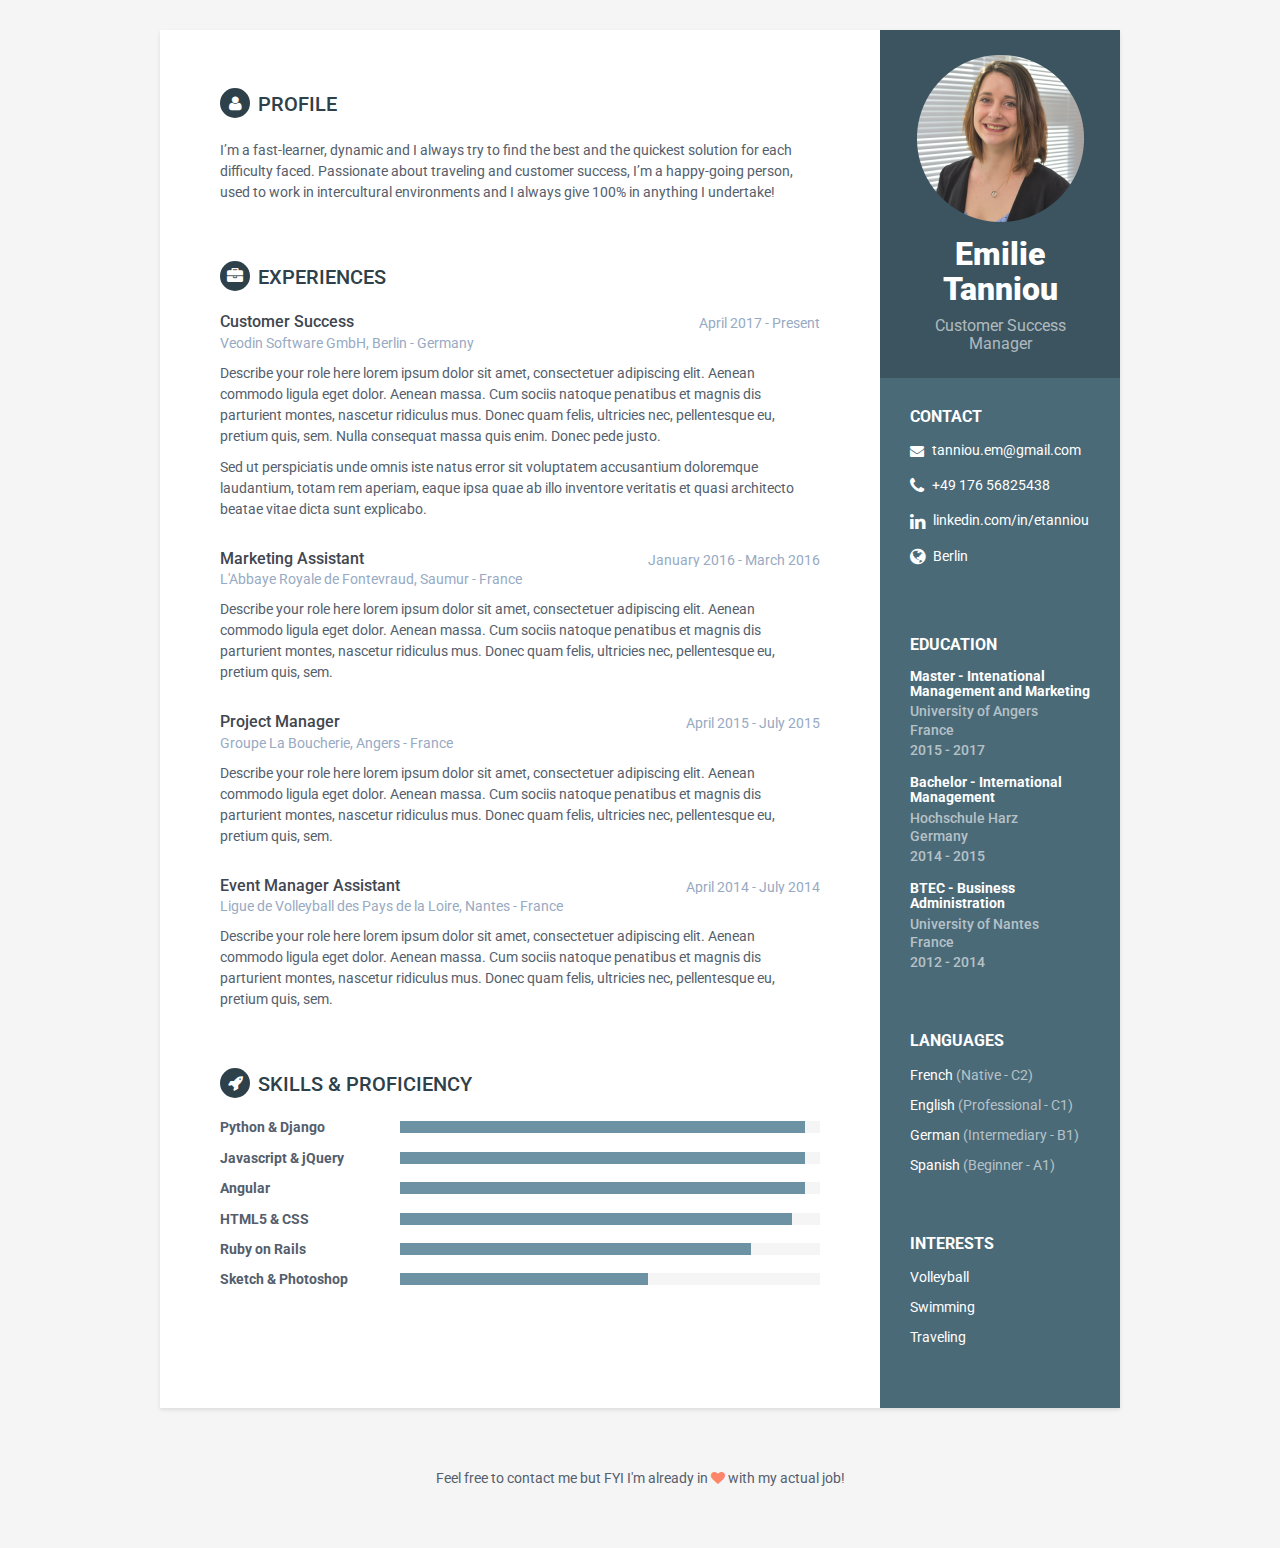
<file: index.html>
<!DOCTYPE html>
<!--[if IE 8]> <html lang="en" class="ie8"> <![endif]-->  
<!--[if IE 9]> <html lang="en" class="ie9"> <![endif]-->  
<!--[if !IE]><!--> <html lang="en"> <!--<![endif]-->  
<head>
    <title>Emilie Tanniou Resume</title>
    <!-- Meta -->
    <meta charset="utf-8">
    <meta http-equiv="X-UA-Compatible" content="IE=edge">
    <meta name="viewport" content="width=device-width, initial-scale=1.0">
    <meta name="description" content="Responsive HTML5 Resume/CV Template for Developers">
    <meta name="author" content="Xiaoying Riley at 3rd Wave Media">    
    <link rel="shortcut icon" href="favicon.ico">  
    <link href='https://fonts.googleapis.com/css?family=Roboto:400,500,400italic,300italic,300,500italic,700,700italic,900,900italic' rel='stylesheet' type='text/css'>
    <!-- Global CSS -->
    <link rel="stylesheet" href="assets/plugins/bootstrap/css/bootstrap.min.css">   
    <!-- Plugins CSS -->
    <link rel="stylesheet" href="assets/plugins/font-awesome/css/font-awesome.css">
    
    <!-- Theme CSS -->  
    <link id="theme-style" rel="stylesheet" href="assets/css/styles-6.css">
    <!-- HTML5 shim and Respond.js for IE8 support of HTML5 elements and media queries -->
    <!--[if lt IE 9]>
      <script src="https://oss.maxcdn.com/html5shiv/3.7.2/html5shiv.min.js"></script>
      <script src="https://oss.maxcdn.com/respond/1.4.2/respond.min.js"></script>
    <![endif]-->
</head> 

<body>
    <div class="wrapper">
        <div class="sidebar-wrapper">
            <div class="profile-container">
                <img class="profile" src="assets/images/Emilie.png" alt="" />
                <h1 class="name">Emilie Tanniou</h1>
                <h3 class="tagline">Customer Success Manager</h3>
            </div><!--//profile-container-->
            
            <div class="contact-container container-block">
                <h2 class="container-block-title">Contact</h2>
                <ul class="list-unstyled contact-list">
                    <li class="email"><i class="fa fa-envelope" style="padding-right:3px"></i><a href="mailto: tanniou.em@gmail.com"></a>tanniou.em@gmail.com</a></li>
                    <li class="phone"><i class="fa fa-phone" style="padding-right:3px"></i><a href="tel:0123 456 789">+49 176 56825438</a></li>
                    <li class="linkedin"><i class="fa fa-linkedin" style="padding-right:3px"></i><a href="#" target="_blank">linkedin.com/in/etanniou</a></li>
                    <li class="website"><i class="fa fa-globe" style="padding-right:3px"></i>Berlin</li>
                </ul>
            </div><!--//contact-container-->
            <div class="education-container container-block">
                <h2 class="container-block-title">Education</h2>
                <div class="item">
                    <h4 class="degree">Master - Intenational Management and Marketing</h4>
                    <h5 class="meta">University of Angers</h5>
                    <div class="time">France</div>
                    <div class="time">2015 - 2017</div>
                </div><!--//item-->
                <div class="item">
                    <h4 class="degree">Bachelor - International Management</h4>
                    <h5 class="meta">Hochschule Harz</h5>
                    <div class="time">Germany</div>
                    <div class="time">2014 - 2015</div>
                </div><!--//item-->
                <div class="item">
                    <h4 class="degree">BTEC - Business Administration</h4>
                    <h5 class="meta">University of Nantes</h5>
                    <div class="time">France</div>
                    <div class="time">2012 - 2014</div>
                </div><!--//item-->
            </div><!--//education-container-->
            
            <div class="languages-container container-block">
                <h2 class="container-block-title">Languages</h2>
                <ul class="list-unstyled interests-list">
                    <li>French <span class="lang-desc">(Native - C2)</span></li>
                    <li>English <span class="lang-desc">(Professional - C1)</span></li>
                    <li>German <span class="lang-desc">(Intermediary - B1)</span></li>
                    <li>Spanish <span class="lang-desc">(Beginner - A1)</span></li>
                </ul>
            </div><!--//interests-->
            
            <div class="interests-container container-block">
                <h2 class="container-block-title">Interests</h2>
                <ul class="list-unstyled interests-list">
                    <li>Volleyball</li>
                    <li>Swimming</li>
                    <li>Traveling</li>
                </ul>
            </div><!--//interests-->
            
        </div><!--//sidebar-wrapper-->
        
        <div class="main-wrapper">
            
            <section class="section summary-section">
                <h2 class="section-title"><i class="fa fa-user"></i>Profile</h2>
                <div class="summary">
                    <p>I’m a fast-learner, dynamic and I always try to find the best and the quickest solution for each difficulty faced. Passionate about traveling and customer success, I’m a happy-going person, used to work in intercultural environments and I always give 100% in anything I undertake!</p>
                </div><!--//summary-->
            </section><!--//section-->
            
            <section class="section experiences-section">
                <h2 class="section-title"><i class="fa fa-briefcase"></i>Experiences</h2>
                
                <div class="item">
                    <div class="meta">
                        <div class="upper-row">
                            <h3 class="job-title">Customer Success</h3>
                            <div class="time">April 2017 - Present</div>
                        </div><!--//upper-row-->
                        <div class="company">Veodin Software GmbH, Berlin - Germany</div>
                    </div><!--//meta-->
                    <div class="details">
                        <p>Describe your role here lorem ipsum dolor sit amet, consectetuer adipiscing elit. Aenean commodo ligula eget dolor. Aenean massa. Cum sociis natoque penatibus et magnis dis parturient montes, nascetur ridiculus mus. Donec quam felis, ultricies nec, pellentesque eu, pretium quis, sem. Nulla consequat massa quis enim. Donec pede justo.</p>  
                        <p>Sed ut perspiciatis unde omnis iste natus error sit voluptatem accusantium doloremque laudantium, totam rem aperiam, eaque ipsa quae ab illo inventore veritatis et quasi architecto beatae vitae dicta sunt explicabo. </p>
                    </div><!--//details-->
                </div><!--//item-->
                
                <div class="item">
                    <div class="meta">
                        <div class="upper-row">
                            <h3 class="job-title">Marketing Assistant</h3>
                            <div class="time">January 2016 - March 2016</div>
                        </div><!--//upper-row-->
                        <div class="company">L'Abbaye Royale de Fontevraud, Saumur - France</div>
                    </div><!--//meta-->
                    <div class="details">
                        <p>Describe your role here lorem ipsum dolor sit amet, consectetuer adipiscing elit. Aenean commodo ligula eget dolor. Aenean massa. Cum sociis natoque penatibus et magnis dis parturient montes, nascetur ridiculus mus. Donec quam felis, ultricies nec, pellentesque eu, pretium quis, sem.</p>  
                        
                    </div><!--//details-->
                </div><!--//item-->
                
                <div class="item">
                    <div class="meta">
                        <div class="upper-row">
                            <h3 class="job-title">Project Manager</h3>
                            <div class="time">April 2015 - July 2015</div>
                        </div><!--//upper-row-->
                        <div class="company">Groupe La Boucherie, Angers - France</div>
                    </div><!--//meta-->
                    <div class="details">
                        <p>Describe your role here lorem ipsum dolor sit amet, consectetuer adipiscing elit. Aenean commodo ligula eget dolor. Aenean massa. Cum sociis natoque penatibus et magnis dis parturient montes, nascetur ridiculus mus. Donec quam felis, ultricies nec, pellentesque eu, pretium quis, sem.</p>  
                    </div><!--//details-->
                </div><!--//item-->

                <div class="item">
                    <div class="meta">
                        <div class="upper-row">
                            <h3 class="job-title">Event Manager Assistant</h3>
                            <div class="time">April 2014 - July 2014</div>
                        </div><!--//upper-row-->
                        <div class="company">Ligue de Volleyball des Pays de la Loire, Nantes - France</div>
                    </div><!--//meta-->
                    <div class="details">
                        <p>Describe your role here lorem ipsum dolor sit amet, consectetuer adipiscing elit. Aenean commodo ligula eget dolor. Aenean massa. Cum sociis natoque penatibus et magnis dis parturient montes, nascetur ridiculus mus. Donec quam felis, ultricies nec, pellentesque eu, pretium quis, sem.</p>  
                    </div><!--//details-->
                </div><!--//item-->
                
            </section>
            
            <section class="skills-section section">
                <h2 class="section-title"><i class="fa fa-rocket"></i>Skills &amp; Proficiency</h2>
                <div class="skillset">        
                    <div class="item">
                        <h3 class="level-title">Python &amp; Django</h3>
                        <div class="level-bar">
                            <div class="level-bar-inner" data-level="98%">
                            </div>                                      
                        </div><!--//level-bar-->                                 
                    </div><!--//item-->
                    
                    <div class="item">
                        <h3 class="level-title">Javascript &amp; jQuery</h3>
                        <div class="level-bar">
                            <div class="level-bar-inner" data-level="98%">
                            </div>                                      
                        </div><!--//level-bar-->                                 
                    </div><!--//item-->
                    
                    <div class="item">
                        <h3 class="level-title">Angular</h3>
                        <div class="level-bar">
                            <div class="level-bar-inner" data-level="98%">
                            </div>                                      
                        </div><!--//level-bar-->                                 
                    </div><!--//item-->
                    
                    <div class="item">
                        <h3 class="level-title">HTML5 &amp; CSS</h3>
                        <div class="level-bar">
                            <div class="level-bar-inner" data-level="95%">
                            </div>                                      
                        </div><!--//level-bar-->                                 
                    </div><!--//item-->
                    
                    <div class="item">
                        <h3 class="level-title">Ruby on Rails</h3>
                        <div class="level-bar">
                            <div class="level-bar-inner" data-level="85%">
                            </div>                                      
                        </div><!--//level-bar-->                                 
                    </div><!--//item-->
                    
                    <div class="item">
                        <h3 class="level-title">Sketch &amp; Photoshop</h3>
                        <div class="level-bar">
                            <div class="level-bar-inner" data-level="60%">
                            </div>                                      
                        </div><!--//level-bar-->                                 
                    </div><!--//item-->
                    
                </div>  
            </section><!--//skills-section-->
            
        </div><!--//main-body-->
    </div>
 
    <footer class="footer">
        <div class="text-center">
        Feel free to contact me but FYI I'm already in <i class="fa fa-heart"></i> with my actual job!
        </div><!--//container-->
    </footer><!--//footer-->
 
    <!-- Javascript -->          
    <script type="text/javascript" src="assets/plugins/jquery-1.11.3.min.js"></script>
    <script type="text/javascript" src="assets/plugins/bootstrap/js/bootstrap.min.js"></script>    
    <!-- custom js -->
    <script type="text/javascript" src="assets/js/main.js"></script>            
</body>
</html>
</file>
<file: assets/css/styles-6.css>
/*   
 * Template Name: Orbit - Responsive Resume/CV Template for Developers
 * Version: 1.0
 * Author: Xiaoying Riley
 * Twitter: @3rdwave_themes
 * License: Creative Commons Attribution 3.0 License
 * Website: http://themes.3rdwavemedia.com/
*/
/* styles-6.css */
/* ======= Base ======= */
body {
  font-family: 'Roboto', sans-serif;
  color: #545E6C;
  background: #f5f5f5;
  font-size: 14px;
  padding: 30px;
  -webkit-font-smoothing: antialiased;
  -moz-osx-font-smoothing: grayscale;
}
h1,
h2,
h3,
h4,
h5,
h6 {
  font-weight: 700;
}
a {
  color: #2e4049;
  -webkit-transition: all 0.4s ease-in-out;
  -moz-transition: all 0.4s ease-in-out;
  -ms-transition: all 0.4s ease-in-out;
  -o-transition: all 0.4s ease-in-out;
}
a:hover {
  text-decoration: underline;
  color: #10171a;
}
a:focus {
  text-decoration: none;
}
p {
  line-height: 1.5;
}
.wrapper {
  background: #4B6A78;
  max-width: 960px;
  margin: 0 auto;
  position: relative;
  -webkit-box-shadow: 0px 2px 4px rgba(0, 0, 0, 0.1);
  -moz-box-shadow: 0px 2px 4px rgba(0, 0, 0, 0.1);
  box-shadow: 0px 2px 4px rgba(0, 0, 0, 0.1);
}
.sidebar-wrapper {
  background: #4B6A78;
  position: absolute;
  right: 0;
  width: 240px;
  height: 100%;
  min-height: 800px;
  color: #fff;
}
.sidebar-wrapper a {
  color: #fff;
}
.sidebar-wrapper .profile-container {
  padding: 25px;
  background: rgba(0, 0, 0, 0.2);
  text-align: center;
  color: #fff;
}
.sidebar-wrapper .name {
  font-size: 32px;
  font-weight: 900;
  margin-top: 0;
  margin-bottom: 10px;
}
.sidebar-wrapper .tagline {
  color: rgba(255, 255, 255, 0.6);
  font-size: 16px;
  font-weight: 400;
  margin-top: 0;
  margin-bottom: 0;
}
.sidebar-wrapper .profile {
  margin-bottom: 15px;
}
.sidebar-wrapper .contact-list .fa {
  margin-right: 5px;
  font-size: 18px;
  vertical-align: middle;
}
.sidebar-wrapper .contact-list li {
  margin-bottom: 15px;
}
.sidebar-wrapper .contact-list li:last-child {
  margin-bottom: 0;
}
.sidebar-wrapper .contact-list .email .fa {
  font-size: 14px;
}
.sidebar-wrapper .container-block {
  padding: 30px;
}
.sidebar-wrapper .container-block-title {
  text-transform: uppercase;
  font-size: 16px;
  font-weight: 700;
  margin-top: 0;
  margin-bottom: 15px;
}
.sidebar-wrapper .degree {
  font-size: 14px;
  margin-top: 0;
  margin-bottom: 5px;
}
.sidebar-wrapper .education-container .item {
  margin-bottom: 15px;
}
.sidebar-wrapper .education-container .item:last-child {
  margin-bottom: 0;
}
.sidebar-wrapper .education-container .meta {
  color: rgba(255, 255, 255, 0.6);
  font-weight: 500;
  margin-bottom: 0px;
  margin-top: 0;
}
.sidebar-wrapper .education-container .time {
  color: rgba(255, 255, 255, 0.6);
  font-weight: 500;
  margin-bottom: 0px;
}
.sidebar-wrapper .languages-container .lang-desc {
  color: rgba(255, 255, 255, 0.6);
}
.sidebar-wrapper .languages-list {
  margin-bottom: 0;
}
.sidebar-wrapper .languages-list li {
  margin-bottom: 10px;
}
.sidebar-wrapper .languages-list li:last-child {
  margin-bottom: 0;
}
.sidebar-wrapper .interests-list {
  margin-bottom: 0;
}
.sidebar-wrapper .interests-list li {
  margin-bottom: 10px;
}
.sidebar-wrapper .interests-list li:last-child {
  margin-bottom: 0;
}
.main-wrapper {
  background: #fff;
  padding: 60px;
  padding-right: 300px;
}
.main-wrapper .section-title {
  text-transform: uppercase;
  font-size: 20px;
  font-weight: 500;
  color: #2e4049;
  position: relative;
  margin-top: 0;
  margin-bottom: 20px;
}
.main-wrapper .section-title .fa {
  width: 30px;
  height: 30px;
  margin-right: 8px;
  display: inline-block;
  color: #fff;
  -webkit-border-radius: 50%;
  -moz-border-radius: 50%;
  -ms-border-radius: 50%;
  -o-border-radius: 50%;
  border-radius: 50%;
  -moz-background-clip: padding;
  -webkit-background-clip: padding-box;
  background-clip: padding-box;
  background: #2e4049;
  text-align: center;
  padding-top: 8px;
  font-size: 16px;
  position: relative;
  top: -2px;
}
.main-wrapper .section {
  margin-bottom: 60px;
}
.main-wrapper .experiences-section .item {
  margin-bottom: 30px;
}
.main-wrapper .upper-row {
  position: relative;
  overflow: hidden;
  margin-bottom: 2px;
}
.main-wrapper .job-title {
  color: #3F4650;
  font-size: 16px;
  margin-top: 0;
  margin-bottom: 0;
  font-weight: 500;
}
.main-wrapper .time {
  position: absolute;
  right: 0;
  top: 0;
  color: #97AAC3;
}
.main-wrapper .company {
  margin-bottom: 10px;
  color: #97AAC3;
}
.main-wrapper .project-title {
  font-size: 16px;
  font-weight: 400;
  margin-top: 0;
  margin-bottom: 5px;
}
.main-wrapper .projects-section .intro {
  margin-bottom: 30px;
}
.main-wrapper .projects-section .item {
  margin-bottom: 15px;
}
.skillset .item {
  margin-bottom: 15px;
  overflow: hidden;
}
.skillset .level-title {
  font-size: 14px;
  margin-top: 0;
  margin-bottom: 12px;
}
.skillset .level-bar {
  height: 12px;
  background: #f5f5f5;
}
.skillset .level-bar-inner {
  height: 12px;
  background: #6c92a3;
}
.footer {
  padding: 30px;
  padding-top: 60px;
}
.footer .copyright {
  line-height: 1.6;
  color: #545E6C;
  font-size: 13px;
}
.footer .fa-heart {
  color: #fb866a;
}
/* Extra small devices (phones, less than 768px) */
@media (max-width: 767px) {
  .sidebar-wrapper {
    position: static;
    width: inherit;
  }
  .main-wrapper {
    padding: 30px;
  }
  .main-wrapper .time {
    position: static;
    display: block;
    margin-top: 5px;
  }
  .main-wrapper .upper-row {
    margin-bottom: 0;
  }
}
/* Small devices (tablets, 768px and up) */
/* Medium devices (desktops, 992px and up) */
@media (min-width: 992px) {
  .skillset .level-title {
    display: inline-block;
    float: left;
    width: 30%;
    margin-bottom: 0;
  }
  .skillset .level-bar {
    display: inline-block;
    width: 70%;
    float: left;
    position: relative;
    top: 1px;
  }
}
/* Large devices (large desktops, 1200px and up) */
/* Ex-Large devices (large desktops, 1200px and up) */
</file>
